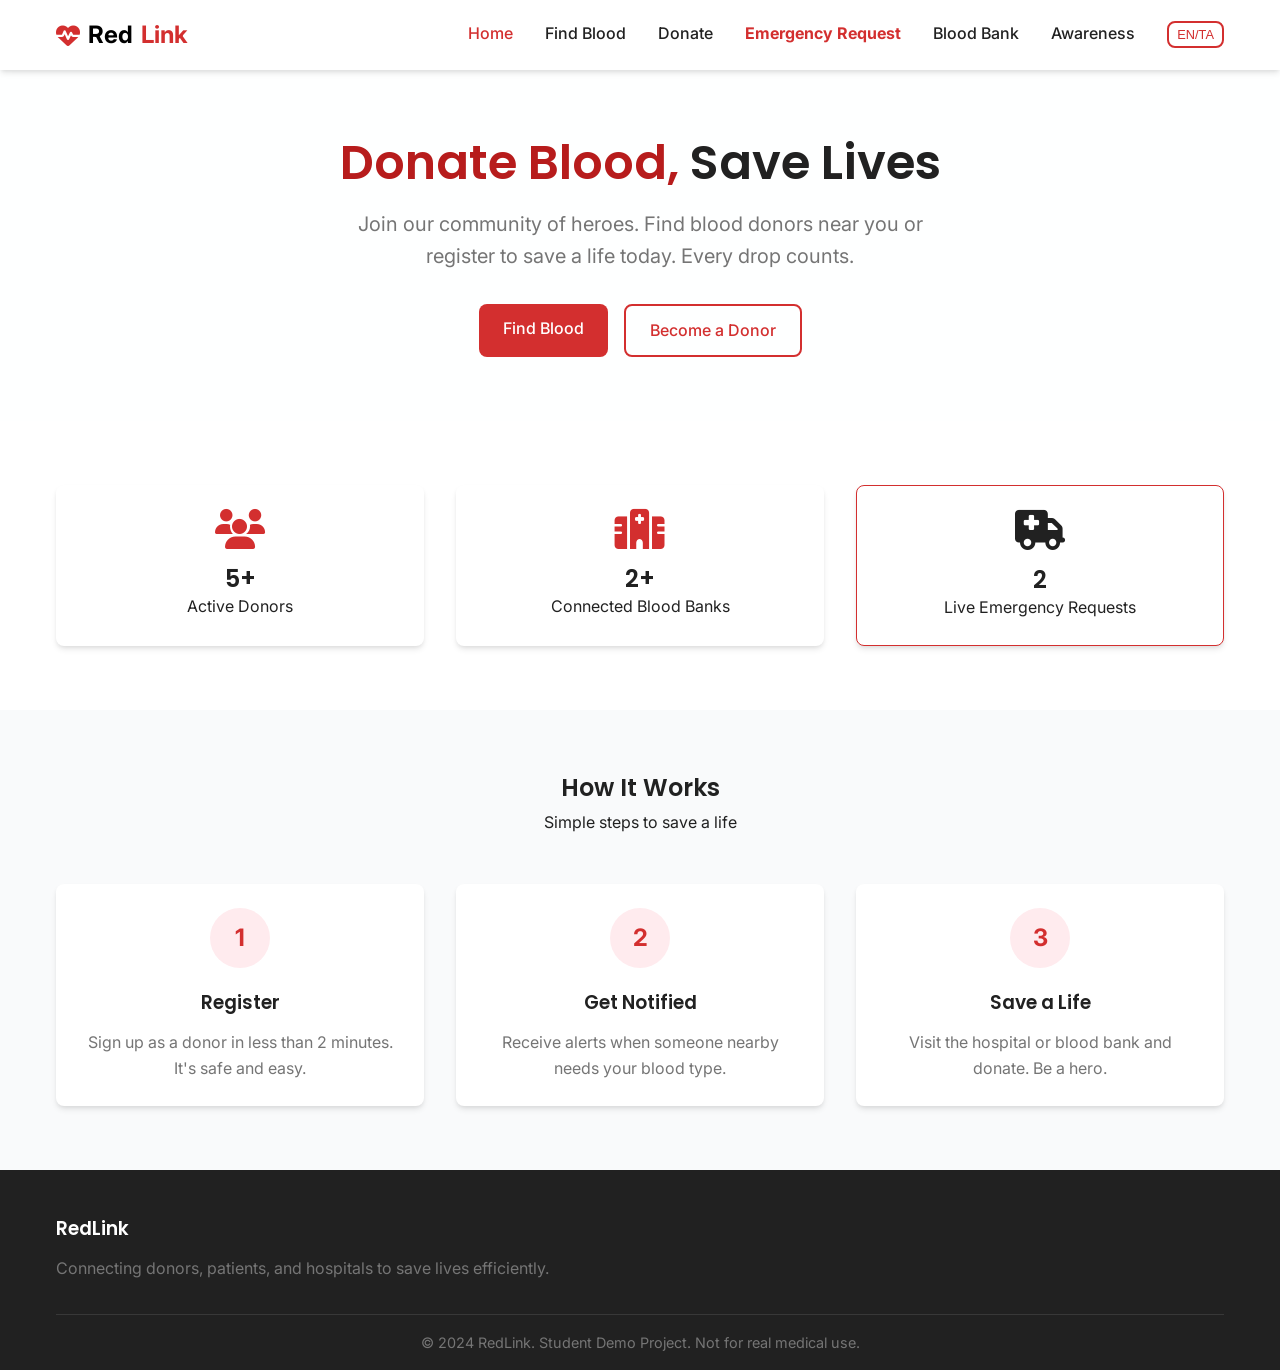
<file: blood live/index.html>
<!DOCTYPE html>
<html lang="en">
<head>
    <meta charset="UTF-8">
    <meta name="viewport" content="width=device-width, initial-scale=1.0">
    <title>Blood Link - Save Lives</title>
    <!-- Fonts -->
    <link href="https://fonts.googleapis.com/css2?family=Inter:wght@400;500;600&family=Poppins:wght@600;700&display=swap" rel="stylesheet">
    <!-- Icons -->
    <link rel="stylesheet" href="https://cdnjs.cloudflare.com/ajax/libs/font-awesome/6.4.0/css/all.min.css">
    <!-- Styles -->
    <link rel="stylesheet" href="css/style.css">
</head>
<body>

    <!-- Navigation -->
    <nav class="navbar">
        <div class="container">
            <a href="index.html" class="logo">
                <i class="fas fa-heartbeat text-primary"></i>
                <span style="color: black;">Red</span><span class="text-primary">Link</span>
            </a>
            <div class="mobile-menu-btn">
                <i class="fas fa-bars"></i>
            </div>
            <ul class="nav-links">
                <li><a href="index.html" class="active">Home</a></li>
                <li><a href="pages/find-blood.html">Find Blood</a></li>
                <li><a href="pages/donor.html">Donate</a></li>
                <li><a href="pages/emergency.html" style="color: var(--danger); font-weight: bold;">Emergency Request</a></li>
                <li><a href="pages/inventory.html">Blood Bank</a></li>
                <li><a href="pages/awareness.html">Awareness</a></li>
                <li><button class="btn btn-outline" style="padding: 0.25rem 0.5rem; font-size: 0.8rem;">EN/TA</button></li>
            </ul>
        </div>
    </nav>

    <!-- Hero Section -->
    <header class="hero section-padding" style="background: linear-gradient(rgba(255,255,255,0.9), rgba(255,255,255,0.9)), url('https://images.unsplash.com/photo-1615461066841-6116e61058f4?auto=format&fit=crop&q=80'); background-size: cover; background-position: center;">
        <div class="container text-center animate">
            <h1 style="font-size: 3rem; margin-bottom: 1rem; color: var(--primary-dark);">Donate Blood, <span style="color: var(--text-dark);">Save Lives</span></h1>
            <p style="font-size: 1.25rem; color: var(--text-light); margin-bottom: 2rem; max-width: 600px; margin-left: auto; margin-right: auto;">
                Join our community of heroes. Find blood donors near you or register to save a life today. 
                Every drop counts.
            </p>
            <div style="display: flex; gap: 1rem; justify-content: center; flex-wrap: wrap;">
                <a href="pages/find-blood.html" class="btn btn-primary">Find Blood</a>
                <a href="pages/donor.html" class="btn btn-outline">Become a Donor</a>
            </div>
        </div>
    </header>

    <!-- Stats Section -->
    <section class="section-padding" style="background-color: white;">
        <div class="container">
            <div class="grid-3 text-center">
                <div class="card id-stats-card">
                    <i class="fas fa-users text-primary" style="font-size: 2.5rem; margin-bottom: 1rem;"></i>
                    <h2 id="total-donors">25+</h2>
                    <p>Active Donors</p>
                </div>
                <div class="card">
                    <i class="fas fa-hospital text-primary" style="font-size: 2.5rem; margin-bottom: 1rem;"></i>
                    <h2 id="total-banks">10+</h2>
                    <p>Connected Blood Banks</p>
                </div>
                <div class="card" style="border: 1px solid var(--danger);">
                    <i class="fas fa-ambulance text-danger" style="font-size: 2.5rem; margin-bottom: 1rem;"></i>
                    <h2 id="active-requests" class="text-danger">5</h2>
                    <p>Live Emergency Requests</p>
                </div>
            </div>
        </div>
    </section>

    <!-- Features/Info -->
    <section class="section-padding">
        <div class="container">
            <div class="text-center mb-1">
                <h2 style="margin-bottom: 0.5rem;">How It Works</h2>
                <p>Simple steps to save a life</p>
            </div>
            <div class="grid-3" style="margin-top: 3rem;">
                <div class="card text-center">
                    <div style="width: 60px; height: 60px; background: var(--secondary); border-radius: 50%; display: flex; align-items: center; justify-content: center; margin: 0 auto 1.5rem;">
                        <span style="font-size: 1.5rem; font-weight: bold; color: var(--primary);">1</span>
                    </div>
                    <h3>Register</h3>
                    <p style="margin-top: 1rem; color: var(--text-light);">Sign up as a donor in less than 2 minutes. It's safe and easy.</p>
                </div>
                <div class="card text-center">
                    <div style="width: 60px; height: 60px; background: var(--secondary); border-radius: 50%; display: flex; align-items: center; justify-content: center; margin: 0 auto 1.5rem;">
                        <span style="font-size: 1.5rem; font-weight: bold; color: var(--primary);">2</span>
                    </div>
                    <h3>Get Notified</h3>
                    <p style="margin-top: 1rem; color: var(--text-light);">Receive alerts when someone nearby needs your blood type.</p>
                </div>
                <div class="card text-center">
                    <div style="width: 60px; height: 60px; background: var(--secondary); border-radius: 50%; display: flex; align-items: center; justify-content: center; margin: 0 auto 1.5rem;">
                        <span style="font-size: 1.5rem; font-weight: bold; color: var(--primary);">3</span>
                    </div>
                    <h3>Save a Life</h3>
                    <p style="margin-top: 1rem; color: var(--text-light);">Visit the hospital or blood bank and donate. Be a hero.</p>
                </div>
            </div>
        </div>
    </section>

    <!-- Footer -->
    <footer>
        <div class="container">
            <div class="footer-content">
                <div>
                    <h3>RedLink</h3>
                    <p class="mt-1" style="color: var(--text-light);">Connecting donors, patients, and hospitals to save lives efficiently.</p>
                </div>
            </div>
            <div class="footer-bottom">
                <p>&copy; 2024 RedLink. Student Demo Project. Not for real medical use.</p>
            </div>
        </div>
    </footer>

    <!-- Scripts -->
    <script src="js/data.js"></script>
    <script src="js/main.js"></script>
    <script>
        // Update stats from mock data
        document.addEventListener('DOMContentLoaded', () => {
            const donors = DataManager.getDonors();
            const requests = DataManager.getRequests();
            const banks = DataManager.getBanks();

            document.getElementById('total-donors').textContent = donors.length + '+';
            document.getElementById('active-requests').textContent = requests.length;
            document.getElementById('total-banks').textContent = banks.length + '+';
        });
    </script>
</body>
</html>
</file>
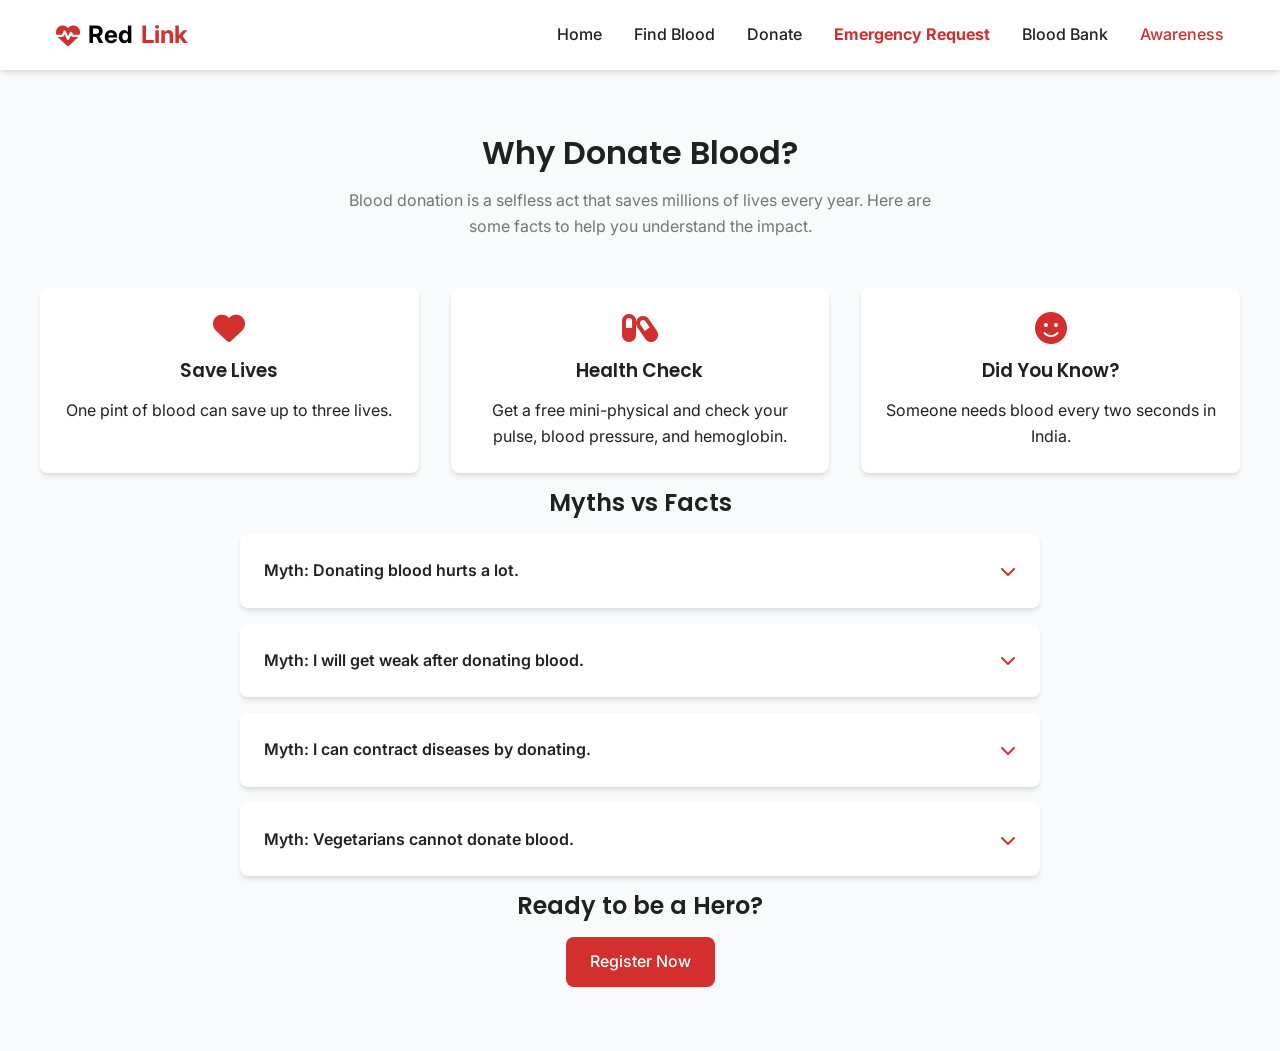
<file: blood live/pages/awareness.html>
<!DOCTYPE html>
<html lang="en">

<head>
    <meta charset="UTF-8">
    <meta name="viewport" content="width=device-width, initial-scale=1.0">
    <title>Awareness - RedLink</title>
    <!-- Fonts -->
    <link
        href="https://fonts.googleapis.com/css2?family=Inter:wght@400;500;600&family=Poppins:wght@600;700&display=swap"
        rel="stylesheet">
    <!-- Icons -->
    <link rel="stylesheet" href="https://cdnjs.cloudflare.com/ajax/libs/font-awesome/6.4.0/css/all.min.css">
    <!-- Styles -->
    <link rel="stylesheet" href="../css/style.css">
    <style>
        .faq-item {
            background: white;
            border-radius: var(--radius);
            box-shadow: var(--shadow);
            margin-bottom: 1rem;
            overflow: hidden;
        }

        .faq-question {
            padding: 1.5rem;
            cursor: pointer;
            display: flex;
            justify-content: space-between;
            align-items: center;
            font-weight: 600;
        }

        .faq-answer {
            padding: 0 1.5rem 1.5rem;
            display: none;
            color: var(--text-light);
            line-height: 1.7;
        }

        .faq-item.active .faq-answer {
            display: block;
        }

        .faq-item.active .faq-question i {
            transform: rotate(180deg);
        }
    </style>
</head>

<body>

    <!-- Navigation -->
    <nav class="navbar">
        <div class="container">
            <a href="../index.html" class="logo">
                <i class="fas fa-heartbeat text-primary"></i>
                <span style="color: black;">Red</span><span class="text-primary">Link</span>
            </a>
            <div class="mobile-menu-btn">
                <i class="fas fa-bars"></i>
            </div>
            <ul class="nav-links">
                <li><a href="../index.html">Home</a></li>
                <li><a href="find-blood.html">Find Blood</a></li>
                <li><a href="donor.html">Donate</a></li>
                <li><a href="emergency.html" style="color: var(--danger); font-weight: bold;">Emergency Request</a></li>
                <li><a href="inventory.html">Blood Bank</a></li>
                <li><a href="awareness.html" class="active">Awareness</a></li>
            </ul>
        </div>
    </nav>

    <div class="container section-padding">
        <h1 class="text-center mb-1">Why Donate Blood?</h1>
        <p class="text-center" style="max-width: 600px; margin: 0 auto 3rem; color: var(--text-light);">
            Blood donation is a selfless act that saves millions of lives every year.
            Here are some facts to help you understand the impact.
        </p>

        <div class="grid-3 mb-1">
            <div class="card text-center">
                <i class="fas fa-heart text-primary" style="font-size: 2rem; margin-bottom: 1rem;"></i>
                <h3>Save Lives</h3>
                <p class="mt-1">One pint of blood can save up to three lives.</p>
            </div>
            <div class="card text-center">
                <i class="fas fa-capsules text-primary" style="font-size: 2rem; margin-bottom: 1rem;"></i>
                <h3>Health Check</h3>
                <p class="mt-1">Get a free mini-physical and check your pulse, blood pressure, and hemoglobin.</p>
            </div>
            <div class="card text-center">
                <i class="fas fa-smile text-primary" style="font-size: 2rem; margin-bottom: 1rem;"></i>
                <h3>Did You Know?</h3>
                <p class="mt-1">Someone needs blood every two seconds in India.</p>
            </div>
        </div>

        <h2 class="text-center mb-1 mt-1">Myths vs Facts</h2>
        <div style="max-width: 800px; margin: 0 auto;">
            <div class="faq-item">
                <div class="faq-question">
                    <span>Myth: Donating blood hurts a lot.</span>
                    <i class="fas fa-chevron-down text-primary"></i>
                </div>
                <div class="faq-answer">
                    <strong>Fact:</strong> You may feel a slight prick of the needle, but the process is largely
                    painless. The satisfaction of saving a life outweighs the momentary discomfort.
                </div>
            </div>
            <div class="faq-item">
                <div class="faq-question">
                    <span>Myth: I will get weak after donating blood.</span>
                    <i class="fas fa-chevron-down text-primary"></i>
                </div>
                <div class="faq-answer">
                    <strong>Fact:</strong> A healthy adult recovers quickly. The fluid volume is replaced within 24
                    hours, and red blood cells are regenerated within a few weeks. You can resume normal activities
                    almost immediately.
                </div>
            </div>
            <div class="faq-item">
                <div class="faq-question">
                    <span>Myth: I can contract diseases by donating.</span>
                    <i class="fas fa-chevron-down text-primary"></i>
                </div>
                <div class="faq-answer">
                    <strong>Fact:</strong> No. Sterile, disposable needles are used for every donor. There is zero risk
                    of contracting HIV or other infections from the donation process itself.
                </div>
            </div>
            <div class="faq-item">
                <div class="faq-question">
                    <span>Myth: Vegetarians cannot donate blood.</span>
                    <i class="fas fa-chevron-down text-primary"></i>
                </div>
                <div class="faq-answer">
                    <strong>Fact:</strong> Vegetarians can donate blood as long as their iron levels are sufficient. A
                    balanced diet ensures you are eligible.
                </div>
            </div>
        </div>

        <div class="text-center mt-1">
            <h2>Ready to be a Hero?</h2>
            <a href="donor.html" class="btn btn-primary mt-1">Register Now</a>
        </div>
    </div>

    <!-- Scripts -->
    <script src="../js/main.js"></script>
    <script>
        document.querySelectorAll('.faq-question').forEach(item => {
            item.addEventListener('click', () => {
                const parent = item.parentElement;
                parent.classList.toggle('active');
            });
        });
    </script>
</body>

</html>
</file>
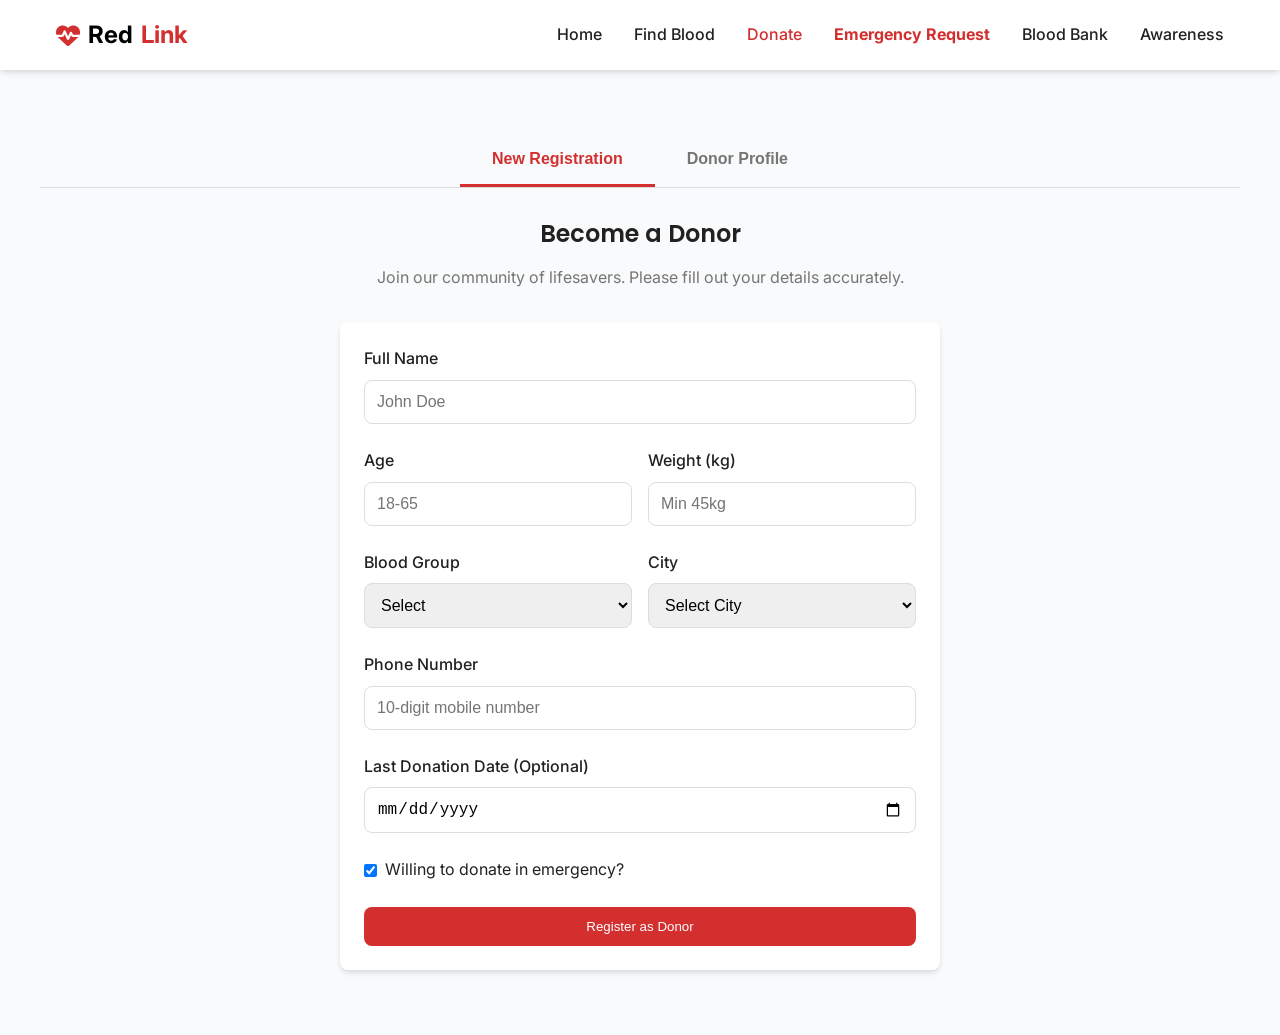
<file: blood live/pages/donor.html>
<!DOCTYPE html>
<html lang="en">

<head>
    <meta charset="UTF-8">
    <meta name="viewport" content="width=device-width, initial-scale=1.0">
    <title>Donate Blood - RedLink</title>
    <!-- Fonts -->
    <link
        href="https://fonts.googleapis.com/css2?family=Inter:wght@400;500;600&family=Poppins:wght@600;700&display=swap"
        rel="stylesheet">
    <!-- Icons -->
    <link rel="stylesheet" href="https://cdnjs.cloudflare.com/ajax/libs/font-awesome/6.4.0/css/all.min.css">
    <!-- Styles -->
    <link rel="stylesheet" href="../css/style.css">
    <style>
        .donor-tabs {
            display: flex;
            justify-content: center;
            margin-bottom: 2rem;
            border-bottom: 1px solid #ddd;
        }

        .tab-btn {
            background: none;
            border: none;
            padding: 1rem 2rem;
            font-size: 1rem;
            font-weight: 600;
            color: var(--text-light);
            cursor: pointer;
            border-bottom: 3px solid transparent;
        }

        .tab-btn.active {
            color: var(--primary);
            border-bottom-color: var(--primary);
        }

        .section-content {
            display: none;
        }

        .section-content.active {
            display: block;
        }

        .eligibility-card {
            background: #E3F2FD;
            border-left: 5px solid #2196F3;
            padding: 1rem;
            margin-bottom: 1.5rem;
            border-radius: 4px;
        }
    </style>
</head>

<body>

    <!-- Navigation -->
    <nav class="navbar">
        <div class="container">
            <a href="../index.html" class="logo">
                <i class="fas fa-heartbeat text-primary"></i>
                <span style="color: black;">Red</span><span class="text-primary">Link</span>
            </a>
            <div class="mobile-menu-btn">
                <i class="fas fa-bars"></i>
            </div>
            <ul class="nav-links">
                <li><a href="../index.html">Home</a></li>
                <li><a href="find-blood.html">Find Blood</a></li>
                <li><a href="donor.html" class="active">Donate</a></li>
                <li><a href="emergency.html" style="color: var(--danger); font-weight: bold;">Emergency Request</a></li>
                <li><a href="inventory.html">Blood Bank</a></li>
                <li><a href="awareness.html">Awareness</a></li>
            </ul>
        </div>
    </nav>

    <div class="container section-padding">

        <div class="donor-tabs">
            <button class="tab-btn active" onclick="switchTab('register')">New Registration</button>
            <button class="tab-btn" onclick="switchTab('profile')">Donor Profile</button>
        </div>

        <!-- Registration Form -->
        <div id="register" class="section-content active">
            <h2 class="text-center mb-1">Become a Donor</h2>
            <p class="text-center" style="max-width: 600px; margin: 0 auto 2rem; color: var(--text-light);">Join our
                community of lifesavers. Please fill out your details accurately.</p>

            <form id="donor-form" class="card" style="max-width: 600px; margin: 0 auto;">
                <div class="form-group">
                    <label class="form-label">Full Name</label>
                    <input type="text" class="form-control" name="name" required placeholder="John Doe">
                </div>

                <div class="grid-3" style="grid-template-columns: 1fr 1fr; gap: 1rem;">
                    <div class="form-group">
                        <label class="form-label">Age</label>
                        <input type="number" class="form-control" name="age" min="18" max="65" required
                            placeholder="18-65">
                    </div>
                    <div class="form-group">
                        <label class="form-label">Weight (kg)</label>
                        <input type="number" class="form-control" name="weight" min="45" required
                            placeholder="Min 45kg">
                    </div>
                </div>

                <div class="grid-3" style="grid-template-columns: 1fr 1fr; gap: 1rem;">
                    <div class="form-group">
                        <label class="form-label">Blood Group</label>
                        <select class="form-control" name="bloodGroup" required>
                            <option value="">Select</option>
                            <option value="A+">A+</option>
                            <option value="A-">A-</option>
                            <option value="B+">B+</option>
                            <option value="B-">B-</option>
                            <option value="O+">O+</option>
                            <option value="O-">O-</option>
                            <option value="AB+">AB+</option>
                            <option value="AB-">AB-</option>
                        </select>
                    </div>
                    <div class="form-group">
                        <label class="form-label">City</label>
                        <select class="form-control" name="city" required>
                            <option value="">Select City</option>
                            <option value="Chennai">Chennai</option>
                            <option value="Coimbatore">Coimbatore</option>
                            <option value="Madurai">Madurai</option>
                            <option value="Salem">Salem</option>
                            <option value="Trichy">Trichy</option>
                        </select>
                    </div>
                </div>

                <div class="form-group">
                    <label class="form-label">Phone Number</label>
                    <input type="tel" class="form-control" name="phone" pattern="[0-9]{10}" required
                        placeholder="10-digit mobile number">
                </div>

                <div class="form-group">
                    <label class="form-label">Last Donation Date (Optional)</label>
                    <input type="date" class="form-control" name="lastDonation">
                </div>

                <div class="form-group" style="display: flex; align-items: center; gap: 0.5rem;">
                    <input type="checkbox" id="emergency" name="emergency" checked>
                    <label for="emergency">Willing to donate in emergency?</label>
                </div>

                <button type="submit" class="btn btn-primary" style="width: 100%;">Register as Donor</button>
            </form>
        </div>

        <!-- Donor Profile -->
        <div id="profile" class="section-content">
            <div id="profile-container" style="max-width: 800px; margin: 0 auto; display: none;">
                <div class="card mb-1">
                    <div style="display: flex; justify-content: space-between; align-items: center;">
                        <div>
                            <h2 id="p-name">John Doe</h2>
                            <p id="p-location" style="color: var(--text-light);"><i class="fas fa-map-marker-alt"></i>
                                Chennai</p>
                        </div>
                        <div style="text-align: right;">
                            <span id="p-bg"
                                style="display: inline-block; background: var(--secondary); color: var(--primary); font-size: 2rem; font-weight: bold; padding: 0.5rem 1rem; border-radius: var(--radius);">A+</span>
                        </div>
                    </div>

                    <div class="grid-3 mt-1" style="border-top: 1px solid #eee; padding-top: 1rem;">
                        <div>
                            <strong>Age:</strong> <span id="p-age">25</span>
                        </div>
                        <div>
                            <strong>Weight:</strong> <span id="p-weight">70</span>kg
                        </div>
                        <div>
                            <strong>Phone:</strong> <span id="p-phone">******3210</span>
                        </div>
                    </div>
                </div>

                <div id="eligibility-box" class="eligibility-card">
                    <h3><i class="fas fa-check-circle"></i> You are Eligible to Donate!</h3>
                    <p>It has been more than 90 days since your last donation.</p>
                </div>

                <h3 class="mt-1 mb-1">Donation History (Mock)</h3>
                <div class="card">
                    <table style="width: 100%; text-align: left; border-collapse: collapse;">
                        <thead>
                            <tr style="border-bottom: 2px solid #eee;">
                                <th style="padding: 0.5rem;">Date</th>
                                <th style="padding: 0.5rem;">Hospital</th>
                                <th style="padding: 0.5rem;">Status</th>
                            </tr>
                        </thead>
                        <tbody id="history-list">
                            <!-- Populated by JS -->
                        </tbody>
                    </table>
                </div>
            </div>

            <!-- Login Mock -->
            <div id="login-container" class="card text-center" style="max-width: 400px; margin: 0 auto;">
                <h3>View Your Profile</h3>
                <p class="mb-1">Enter your phone number to login</p>
                <input type="tel" id="login-phone" class="form-control mb-1" placeholder="Mobile Number">
                <button onclick="loginMock()" class="btn btn-primary" style="width: 100%;">Login</button>
            </div>
        </div>

    </div>

    <!-- Scripts -->
    <script src="../js/data.js"></script>
    <script src="../js/main.js"></script>
    <script>
        function switchTab(tabId) {
            document.querySelectorAll('.tab-btn').forEach(b => b.classList.remove('active'));
            document.querySelectorAll('.section-content').forEach(c => c.classList.remove('active'));

            document.querySelector(`button[onclick="switchTab('${tabId}')"]`).classList.add('active');
            document.getElementById(tabId).classList.add('active');
        }

        // Handle Registration
        document.getElementById('donor-form').addEventListener('submit', (e) => {
            e.preventDefault();
            const formData = new FormData(e.target);
            const donor = Object.fromEntries(formData.entries());

            // Calculate Eligibility (Mock logic)
            donor.available = true;
            if (donor.lastDonation) {
                const dayDiff = (new Date() - new Date(donor.lastDonation)) / (1000 * 60 * 60 * 24);
                if (dayDiff < 90) donor.available = false;
            }

            DataManager.addDonor(donor);
            showToast('Registration Successful! Welcome to RedLink.');
            e.target.reset();

            // Auto switch to profile logic simulation
            localStorage.setItem('currentUserPhone', donor.phone);
            switchTab('profile');
            checkLogin();
        });

        // Mock Login
        function loginMock() {
            const phone = document.getElementById('login-phone').value;
            const donors = DataManager.getDonors();
            const user = donors.find(d => d.phone === phone);

            if (user) {
                localStorage.setItem('currentUserPhone', phone);
                checkLogin();
            } else {
                showToast('User not found! Please register first.', 'error');
            }
        }

        function checkLogin() {
            const phone = localStorage.getItem('currentUserPhone');
            if (phone) {
                const donors = DataManager.getDonors();
                const user = donors.find(d => d.phone === phone);
                if (user) renderProfile(user);
            }
        }

        function renderProfile(user) {
            document.getElementById('login-container').style.display = 'none';
            document.getElementById('profile-container').style.display = 'block';

            document.getElementById('p-name').textContent = user.name;
            document.getElementById('p-location').innerHTML = `<i class="fas fa-map-marker-alt"></i> ${user.city}`;
            document.getElementById('p-bg').textContent = user.bloodGroup;
            document.getElementById('p-age').textContent = user.age;
            document.getElementById('p-weight').textContent = user.weight;
            document.getElementById('p-phone').textContent = user.phone;

            // Eligibility
            const elBox = document.getElementById('eligibility-box');
            if (user.available) {
                elBox.className = 'eligibility-card';
                elBox.style.background = '#E3F2FD';
                elBox.style.borderLeftColor = '#2196F3';
                elBox.innerHTML = `<h3><i class="fas fa-check-circle"></i> Eligible to Donate</h3><p>You are ready to save a life today!</p>`;
            } else {
                elBox.style.background = '#FFEBEE';
                elBox.style.borderLeftColor = '#D32F2F';
                elBox.innerHTML = `<h3><i class="fas fa-user-clock"></i> Waiting Period</h3><p>Last donation was less than 90 days ago.</p>`;
            }

            // Mock History
            const historyList = document.getElementById('history-list');
            if (user.lastDonation) {
                historyList.innerHTML = `
                    <tr>
                        <td style="padding: 0.5rem;">${user.lastDonation}</td>
                        <td style="padding: 0.5rem;">General Hospital, ${user.city}</td>
                        <td style="padding: 0.5rem;"><span style="color: green;">Completed</span></td>
                    </tr>
                `;
            } else {
                historyList.innerHTML = '<tr><td colspan="3" class="text-center" style="padding: 1rem;">No prior donations recorded.</td></tr>';
            }
        }

        // Check login on load
        checkLogin();
    </script>
</body>

</html>
</file>
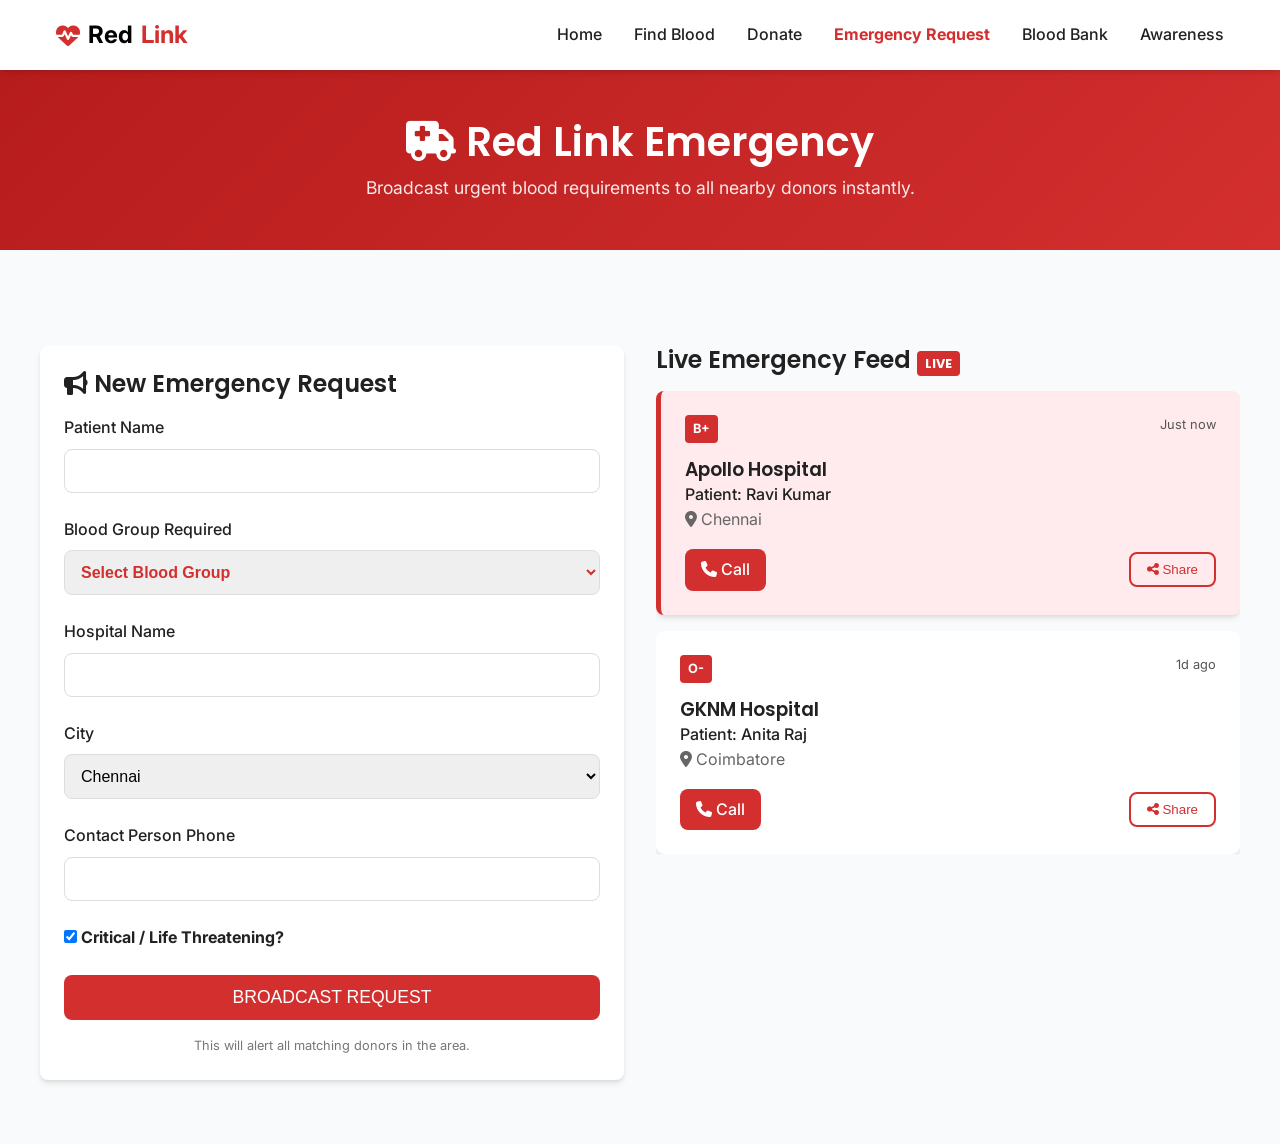
<file: blood live/pages/emergency.html>
<!DOCTYPE html>
<html lang="en">

<head>
    <meta charset="UTF-8">
    <meta name="viewport" content="width=device-width, initial-scale=1.0">
    <title>Emergency - RedLink</title>
    <!-- Fonts -->
    <link
        href="https://fonts.googleapis.com/css2?family=Inter:wght@400;500;600&family=Poppins:wght@600;700&display=swap"
        rel="stylesheet">
    <!-- Icons -->
    <link rel="stylesheet" href="https://cdnjs.cloudflare.com/ajax/libs/font-awesome/6.4.0/css/all.min.css">
    <!-- Styles -->
    <link rel="stylesheet" href="../css/style.css">
    <style>
        .pulse-red {
            animation: pulse-border 2s infinite;
        }

        @keyframes pulse-border {
            0% {
                box-shadow: 0 0 0 0 rgba(211, 47, 47, 0.7);
            }

            70% {
                box-shadow: 0 0 0 10px rgba(211, 47, 47, 0);
            }

            100% {
                box-shadow: 0 0 0 0 rgba(211, 47, 47, 0);
            }
        }

        .emergency-header {
            background: linear-gradient(135deg, #b71c1c 0%, #d32f2f 100%);
            color: white;
            padding: 3rem 0;
            text-align: center;
            margin-bottom: 2rem;
            width: 100%;
        }

        .urgent-card {
            border-left: 5px solid var(--danger);
            background: #FFEBEE;
        }
    </style>
</head>

<body>

    <!-- Navigation -->
    <nav class="navbar">
        <div class="container">
            <a href="../index.html" class="logo">
                <i class="fas fa-heartbeat text-primary"></i>
                <span style="color: black;">Red</span><span class="text-primary">Link</span>
            </a>
            <div class="mobile-menu-btn">
                <i class="fas fa-bars"></i>
            </div>
            <ul class="nav-links">
                <li><a href="../index.html">Home</a></li>
                <li><a href="find-blood.html">Find Blood</a></li>
                <li><a href="donor.html">Donate</a></li>
                <li><a href="emergency.html" class="active" style="color: var(--danger); font-weight: bold;">Emergency
                        Request</a></li>
                <li><a href="inventory.html">Blood Bank</a></li>
                <li><a href="awareness.html">Awareness</a></li>
            </ul>
        </div>
    </nav>

    <header class="emergency-header">
        <div class="container">
            <h1 style="font-size: 2.5rem; margin-bottom: 0.5rem;"><i class="fas fa-ambulance"></i> Red Link Emergency
            </h1>
            <p style="font-size: 1.1rem; opacity: 0.9;">Broadcast urgent blood requirements to all nearby donors
                instantly.</p>
        </div>
    </header>

    <div class="container section-padding">

        <div class="grid-3" style="grid-template-columns: 1fr 1fr;">
            <!-- Request Form -->
            <div class="card pulse-red" style="grid-column: span 1;">
                <h2 class="text-danger mb-1"><i class="fas fa-bullhorn"></i> New Emergency Request</h2>
                <form id="emergency-form">
                    <div class="form-group">
                        <label class="form-label">Patient Name</label>
                        <input type="text" name="patientName" class="form-control" required>
                    </div>
                    <div class="form-group">
                        <label class="form-label">Blood Group Required</label>
                        <select name="bloodGroup" class="form-control" required
                            style="font-weight: bold; color: var(--danger);">
                            <option value="">Select Blood Group</option>
                            <option value="A+">A+</option>
                            <option value="A-">A-</option>
                            <option value="B+">B+</option>
                            <option value="B-">B-</option>
                            <option value="O+">O+</option>
                            <option value="O-">O-</option>
                            <option value="AB+">AB+</option>
                            <option value="AB-">AB-</option>
                        </select>
                    </div>
                    <div class="form-group">
                        <label class="form-label">Hospital Name</label>
                        <input type="text" name="hospital" class="form-control" required>
                    </div>
                    <div class="form-group">
                        <label class="form-label">City</label>
                        <select name="city" class="form-control" required>
                            <option value="Chennai">Chennai</option>
                            <option value="Coimbatore">Coimbatore</option>
                            <option value="Madurai">Madurai</option>
                            <option value="Salem">Salem</option>
                            <option value="Trichy">Trichy</option>
                        </select>
                    </div>
                    <div class="form-group">
                        <label class="form-label">Contact Person Phone</label>
                        <input type="tel" name="contact" class="form-control" pattern="[0-9]{10}" required>
                    </div>
                    <div class="form-group">
                        <input type="checkbox" id="urgent" name="urgent" checked>
                        <label for="urgent" class="text-danger" style="font-weight: bold;">Critical / Life
                            Threatening?</label>
                    </div>
                    <button type="submit" class="btn btn-primary" style="width: 100%; font-size: 1.1rem;">BROADCAST
                        REQUEST</button>
                    <p class="text-center mt-1" style="font-size: 0.8rem; color: #777;">This will alert all matching
                        donors in the area.</p>
                </form>
            </div>

            <!-- Live Feed -->
            <div style="grid-column: span 1;">
                <h2 class="mb-1">Live Emergency Feed <span class="emergency-badge">LIVE</span></h2>
                <div id="emergency-feed"
                    style="display: flex; flex-direction: column; gap: 1rem; max-height: 600px; overflow-y: auto;">
                    <!-- JS populated -->
                </div>
            </div>
        </div>

    </div>

    <!-- Scripts -->
    <script src="../js/data.js"></script>
    <script src="../js/main.js"></script>
    <script>
        function loadRequests() {
            const requests = DataManager.getRequests();
            const feed = document.getElementById('emergency-feed');
            feed.innerHTML = '';

            if (requests.length === 0) {
                feed.innerHTML = '<p class="text-center">No active emergencies at the moment.</p>';
                return;
            }

            requests.forEach(req => {
                const card = document.createElement('div');
                card.className = `card ${req.urgent ? 'urgent-card' : ''} animate`;

                const timeAgo = getTimeAgo(new Date(req.timestamp));

                card.innerHTML = `
                    <div style="display: flex; justify-content: space-between;">
                        <span class="emergency-badge">${req.bloodGroup}</span>
                        <span style="font-size: 0.8rem; color: #555;">${timeAgo}</span>
                    </div>
                    <h3 class="mt-1">${req.hospital}</h3>
                    <p style="font-weight: 500;">Patient: ${req.patientName}</p>
                    <p style="color: #666;"><i class="fas fa-map-marker-alt"></i> ${req.city}</p>
                    <div class="mt-1" style="display: flex; justify-content: space-between; align-items: center;">
                        <a href="tel:${req.contact}" class="btn btn-primary" style="padding: 0.5rem 1rem;"><i class="fas fa-phone"></i> Call</a>
                        <button class="btn btn-outline" style="padding: 0.5rem 1rem;" onclick="shareReq(${req.id})"><i class="fas fa-share-alt"></i> Share</button>
                    </div>
                `;
                feed.appendChild(card);
            });
        }

        function getTimeAgo(date) {
            const seconds = Math.floor((new Date() - date) / 1000);
            if (seconds < 60) return "Just now";
            const minutes = Math.floor(seconds / 60);
            if (minutes < 60) return `${minutes}m ago`;
            const hours = Math.floor(minutes / 60);
            if (hours < 24) return `${hours}h ago`;
            return `${Math.floor(hours / 24)}d ago`;
        }

        document.getElementById('emergency-form').addEventListener('submit', (e) => {
            e.preventDefault();
            const formData = new FormData(e.target);
            const req = Object.fromEntries(formData.entries());
            req.urgent = document.getElementById('urgent').checked; // Checkbox handling

            DataManager.addRequest(req);

            // Simulation of broadcasting
            const btn = e.target.querySelector('button[type="submit"]');
            const originalText = btn.innerText;
            btn.innerHTML = '<i class="fas fa-spinner fa-spin"></i> Broadcasting...';
            btn.disabled = true;

            setTimeout(() => {
                showToast('🚨 Emergency Broadcast Sent to 50+ Donors!');
                btn.innerText = originalText;
                btn.disabled = false;
                e.target.reset();
                loadRequests();
            }, 1500);
        });

        function shareReq(id) {
            showToast('Link copied to clipboard!');
        }

        // Auto refresh feed every 30 seconds
        setInterval(loadRequests, 30000);
        loadRequests();
    </script>
</body>

</html>
</file>
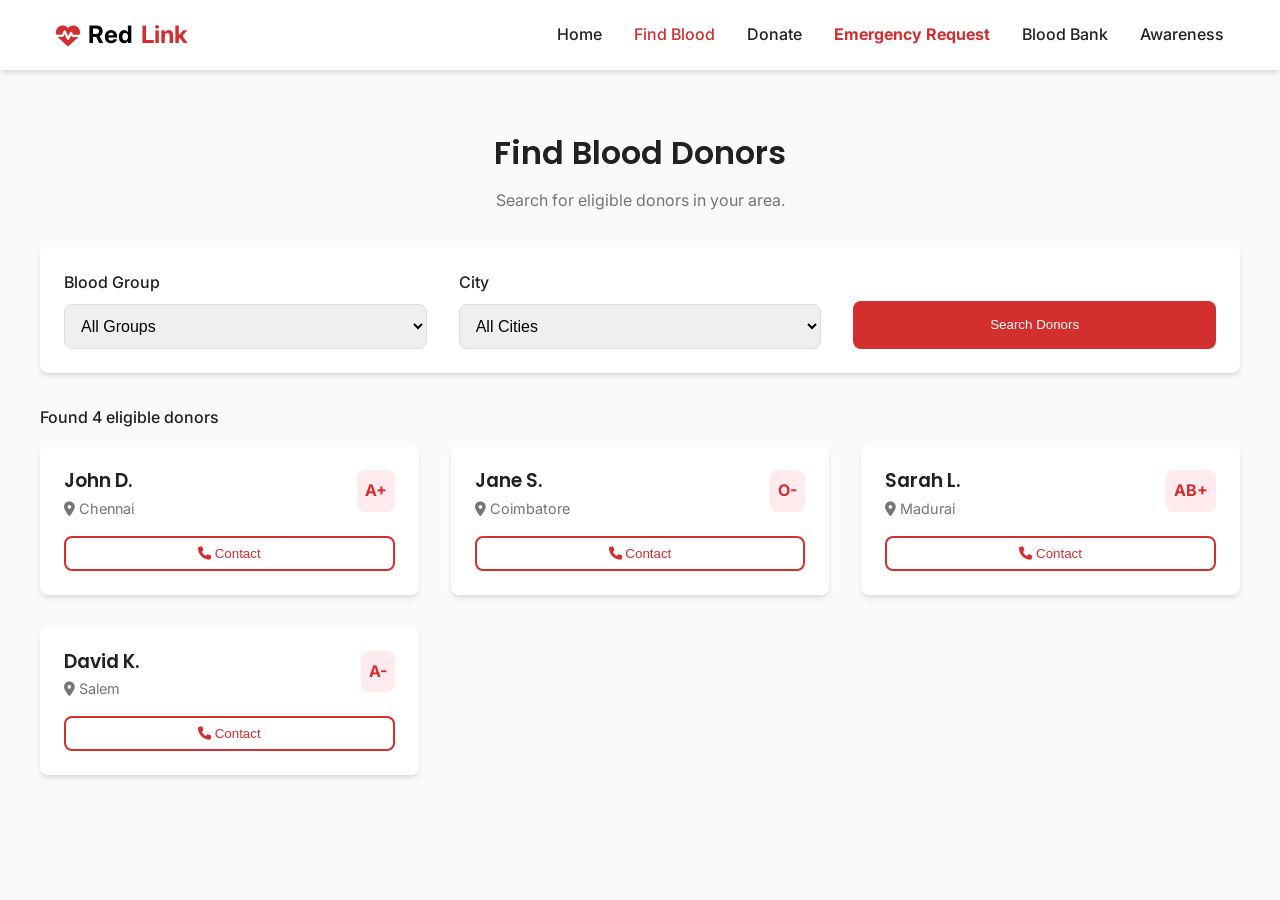
<file: blood live/pages/find-blood.html>
<!DOCTYPE html>
<html lang="en">

<head>
    <meta charset="UTF-8">
    <meta name="viewport" content="width=device-width, initial-scale=1.0">
    <title>Find Blood - RedLink</title>
    <!-- Fonts -->
    <link
        href="https://fonts.googleapis.com/css2?family=Inter:wght@400;500;600&family=Poppins:wght@600;700&display=swap"
        rel="stylesheet">
    <!-- Icons -->
    <link rel="stylesheet" href="https://cdnjs.cloudflare.com/ajax/libs/font-awesome/6.4.0/css/all.min.css">
    <!-- Styles -->
    <link rel="stylesheet" href="../css/style.css">
</head>

<body>

    <!-- Navigation -->
    <nav class="navbar">
        <div class="container">
            <a href="../index.html" class="logo">
                <i class="fas fa-heartbeat text-primary"></i>
                <span style="color: black;">Red</span><span class="text-primary">Link</span>
            </a>
            <div class="mobile-menu-btn">
                <i class="fas fa-bars"></i>
            </div>
            <ul class="nav-links">
                <li><a href="../index.html">Home</a></li>
                <li><a href="find-blood.html" class="active">Find Blood</a></li>
                <li><a href="donor.html">Donate</a></li>
                <li><a href="emergency.html" style="color: var(--danger); font-weight: bold;">Emergency Request</a></li>
                <li><a href="inventory.html">Blood Bank</a></li>
                <li><a href="awareness.html">Awareness</a></li>
            </ul>
        </div>
    </nav>

    <div class="container section-padding">
        <h1 class="text-center mb-1">Find Blood Donors</h1>
        <p class="text-center" style="margin-bottom: 2rem; color: var(--text-light);">Search for eligible donors in your
            area.</p>

        <!-- Search Filters -->
        <div class="card" style="margin-bottom: 2rem;">
            <form id="search-form" class="grid-3" style="align-items: end;">
                <div class="form-group" style="margin-bottom: 0;">
                    <label class="form-label">Blood Group</label>
                    <select class="form-control" id="bg-filter">
                        <option value="all">All Groups</option>
                        <option value="A+">A+</option>
                        <option value="A-">A-</option>
                        <option value="B+">B+</option>
                        <option value="B-">B-</option>
                        <option value="O+">O+</option>
                        <option value="O-">O-</option>
                        <option value="AB+">AB+</option>
                        <option value="AB-">AB-</option>
                    </select>
                </div>
                <div class="form-group" style="margin-bottom: 0;">
                    <label class="form-label">City</label>
                    <select class="form-control" id="city-filter">
                        <option value="all">All Cities</option>
                        <option value="Chennai">Chennai</option>
                        <option value="Coimbatore">Coimbatore</option>
                        <option value="Madurai">Madurai</option>
                        <option value="Salem">Salem</option>
                        <option value="Trichy">Trichy</option>
                    </select>
                </div>
                <button type="submit" class="btn btn-primary" style="height: 48px;">Search Donors</button>
            </form>
        </div>

        <!-- Results -->
        <div id="results-count" class="mb-1" style="font-weight: 500;"></div>
        <div id="results-grid" class="grid-3">
            <!-- Populated by JS -->
        </div>
    </div>

    <!-- Scripts -->
    <script src="../js/data.js"></script>
    <script src="../js/main.js"></script>
    <script>
        document.getElementById('search-form').addEventListener('submit', (e) => {
            e.preventDefault();
            searchDonors();
        });

        function searchDonors() {
            const bg = document.getElementById('bg-filter').value;
            const city = document.getElementById('city-filter').value;
            const donors = DataManager.getDonors();

            const filtered = donors.filter(d => {
                const bgMatch = bg === 'all' || d.bloodGroup === bg;
                const cityMatch = city === 'all' || d.city === city;
                return bgMatch && cityMatch && d.available; // Only show available
            });

            const grid = document.getElementById('results-grid');
            const countDiv = document.getElementById('results-count');
            grid.innerHTML = '';
            countDiv.textContent = `Found ${filtered.length} eligible donors`;

            if (filtered.length === 0) {
                grid.innerHTML = `
                    <div class="card text-center" style="grid-column: 1/-1; padding: 3rem;">
                        <i class="far fa-frown text-primary" style="font-size: 3rem; margin-bottom: 1rem; opacity: 0.5;"></i>
                        <h3>No Donors Found</h3>
                        <p>Try expanding your search or submit an emergency request.</p>
                        <a href="emergency.html" class="btn btn-primary mt-1">Request Emergency Blood</a>
                    </div>
                `;
                return;
            }

            filtered.forEach(d => {
                const card = document.createElement('div');
                card.className = 'card animate';
                card.innerHTML = `
                    <div style="display: flex; justify-content: space-between; align-items: start; margin-bottom: 1rem;">
                        <div>
                            <h3 style="margin-bottom: 0.25rem;">${maskName(d.name)}</h3>
                            <p style="color: var(--text-light); font-size: 0.9rem;"><i class="fas fa-map-marker-alt"></i> ${d.city}</p>
                        </div>
                        <div style="background: var(--secondary); color: var(--primary); padding: 0.5rem; border-radius: var(--radius); font-weight: bold;">
                            ${d.bloodGroup}
                        </div>
                    </div>
                    <div style="display: flex; gap: 0.5rem;">
                        <button onclick="contactDonor('${d.id}')" class="btn btn-outline" style="width: 100%; padding: 0.5rem;"><i class="fas fa-phone"></i> Contact</button>
                    </div>
                `;
                grid.appendChild(card);
            });
        }

        function maskName(name) {
            const parts = name.split(' ');
            return parts[0] + ' ' + (parts[1] ? parts[1][0] + '.' : '');
        }

        function contactDonor(id) {
            alert("In a real app, this would reveal contact details or initiate a call via a secure server. For this demo: Donor Contacted!");
            showToast('Request sent to donor!');
        }

        // Initial load
        searchDonors();
    </script>
</body>

</html>
</file>
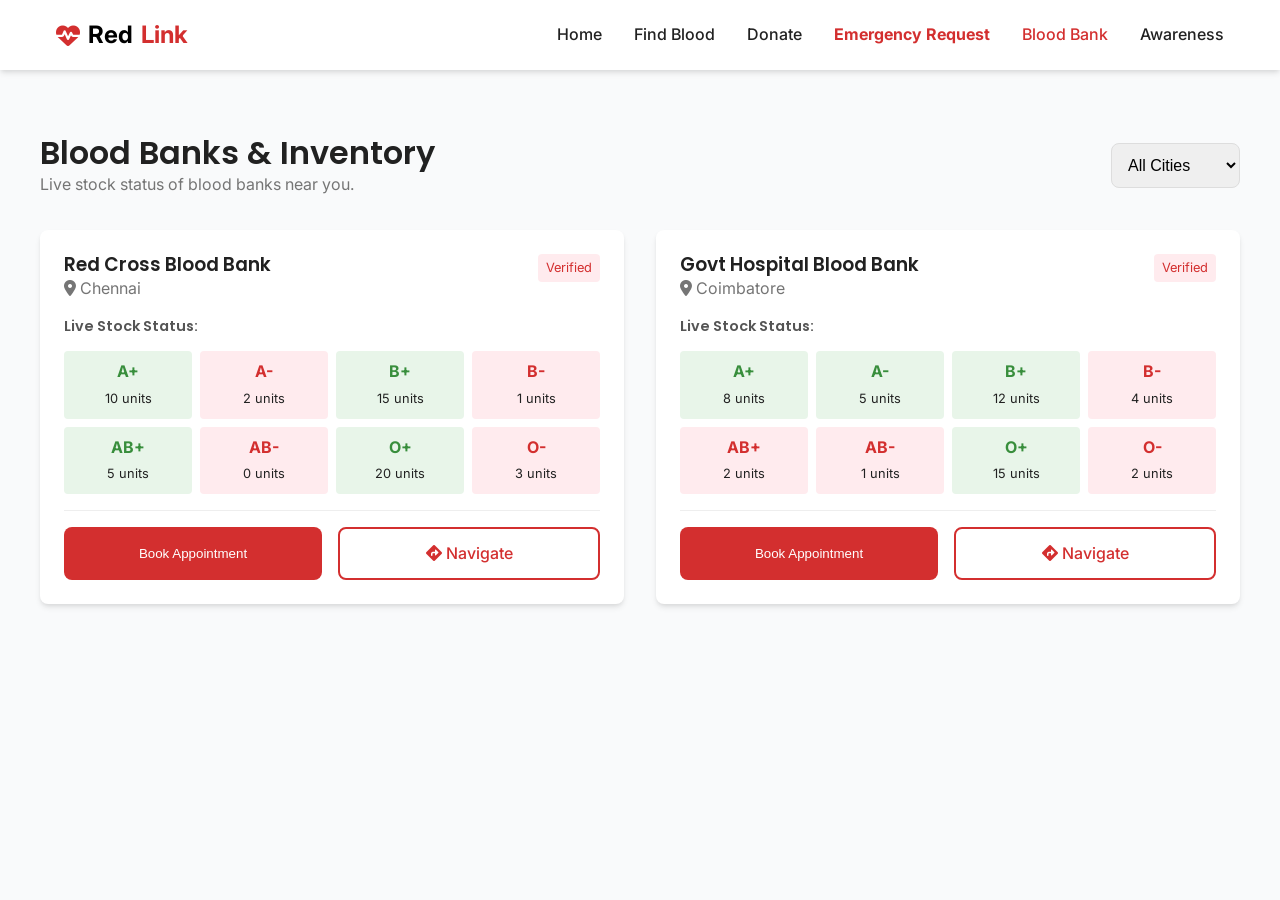
<file: blood live/pages/inventory.html>
<!DOCTYPE html>
<html lang="en">

<head>
    <meta charset="UTF-8">
    <meta name="viewport" content="width=device-width, initial-scale=1.0">
    <title>Blood Banks - RedLink</title>
    <!-- Fonts -->
    <link
        href="https://fonts.googleapis.com/css2?family=Inter:wght@400;500;600&family=Poppins:wght@600;700&display=swap"
        rel="stylesheet">
    <!-- Icons -->
    <link rel="stylesheet" href="https://cdnjs.cloudflare.com/ajax/libs/font-awesome/6.4.0/css/all.min.css">
    <!-- Styles -->
    <link rel="stylesheet" href="../css/style.css">
</head>

<body>

    <!-- Navigation -->
    <nav class="navbar">
        <div class="container">
            <a href="../index.html" class="logo">
                <i class="fas fa-heartbeat text-primary"></i>
                <span style="color: black;">Red</span><span class="text-primary">Link</span>
            </a>
            <div class="mobile-menu-btn">
                <i class="fas fa-bars"></i>
            </div>
            <ul class="nav-links">
                <li><a href="../index.html">Home</a></li>
                <li><a href="find-blood.html">Find Blood</a></li>
                <li><a href="donor.html">Donate</a></li>
                <li><a href="emergency.html" style="color: var(--danger); font-weight: bold;">Emergency Request</a></li>
                <li><a href="inventory.html" class="active">Blood Bank</a></li>
                <li><a href="awareness.html">Awareness</a></li>
            </ul>
        </div>
    </nav>

    <div class="container section-padding">
        <div style="display: flex; justify-content: space-between; align-items: center; margin-bottom: 2rem;">
            <div>
                <h1>Blood Banks & Inventory</h1>
                <p style="color: var(--text-light);">Live stock status of blood banks near you.</p>
            </div>

            <div class="form-group" style="margin-bottom: 0;">
                <select id="city-select" class="form-control" onchange="renderBanks()">
                    <option value="all">All Cities</option>
                    <option value="Chennai">Chennai</option>
                    <option value="Coimbatore">Coimbatore</option>
                </select>
            </div>
        </div>

        <div id="banks-grid" class="grid-3" style="grid-template-columns: repeat(auto-fit, minmax(400px, 1fr));">
            <!-- Populated by JS -->
        </div>
    </div>

    <!-- Scripts -->
    <script src="../js/data.js"></script>
    <script src="../js/main.js"></script>
    <script>
        function renderBanks() {
            const cityFilter = document.getElementById('city-select').value;
            const banks = DataManager.getBanks();
            const grid = document.getElementById('banks-grid');
            grid.innerHTML = '';

            const filtered = cityFilter === 'all' ? banks : banks.filter(b => b.city === cityFilter);

            filtered.forEach(bank => {
                const card = document.createElement('div');
                card.className = 'card animate';

                let stockHtml = '<div style="display: grid; grid-template-columns: repeat(4, 1fr); gap: 0.5rem; margin-top: 1rem;">';
                for (const [bg, count] of Object.entries(bank.stock)) {
                    const color = count < 5 ? 'var(--danger)' : 'var(--success)';
                    const bgClass = count < 5 ? '#FFEBEE' : '#E8F5E9';
                    stockHtml += `
                        <div style="text-align: center; padding: 0.5rem; background: ${bgClass}; border-radius: 4px;">
                            <span style="display: block; font-weight: bold; color: ${color};">${bg}</span>
                            <span style="font-size: 0.8rem;">${count} units</span>
                        </div>
                    `;
                }
                stockHtml += '</div>';

                card.innerHTML = `
                    <div style="display: flex; justify-content: space-between; align-items: start;">
                        <div>
                            <h3>${bank.name}</h3>
                            <p style="color: var(--text-light);"><i class="fas fa-map-marker-alt"></i> ${bank.city}</p>
                        </div>
                        <span style="background: var(--secondary); color: var(--primary); padding: 0.25rem 0.5rem; font-size: 0.8rem; border-radius: 4px;">Verified</span>
                    </div>
                    
                    <h4 class="mt-1" style="font-size: 0.9rem; color: #555;">Live Stock Status:</h4>
                    ${stockHtml}

                    <div class="mt-1" style="display: flex; gap: 1rem; border-top: 1px solid #eee; padding-top: 1rem;">
                        <button onclick="bookAppointment('${bank.name}')" class="btn btn-primary" style="flex: 1;">Book Appointment</button>
                        <a href="https://maps.google.com/?q=${bank.name} ${bank.city}" target="_blank" class="btn btn-outline" style="flex: 1;"><i class="fas fa-directions"></i> Navigate</a>
                    </div>
                `;
                grid.appendChild(card);
            });
        }

        function bookAppointment(bankName) {
            // Simple prompt for demo
            const date = prompt(`Book appointment at ${bankName}\nEnter date (YYYY-MM-DD):`, new Date().toISOString().split('T')[0]);
            if (date) {
                showToast(`Appointment booked for ${date} at ${bankName}`);
            }
        }

        renderBanks();
    </script>
</body>

</html>
</file>
<file: blood live/css/style.css>
:root {
    --primary: #D32F2F;        /* Deep Blood Red */
    --primary-dark: #B71C1C;   /* Darker Red for hover */
    --secondary: #FFEBEE;      /* Light Red Background */
    --white: #FFFFFF;
    --text-dark: #212121;
    --text-light: #757575;
    --success: #388E3C;
    --warning: #FBC02D;
    --danger: #D32F2F;
    --shadow: 0 4px 6px -1px rgba(0, 0, 0, 0.1), 0 2px 4px -1px rgba(0, 0, 0, 0.06);
    --radius: 8px;
    --font-heading: 'Poppins', sans-serif;
    --font-body: 'Inter', sans-serif;
}

* {
    margin: 0;
    padding: 0;
    box-sizing: border-box;
}

body {
    font-family: var(--font-body);
    color: var(--text-dark);
    background-color: #F9FAFB;
    line-height: 1.6;
}

h1, h2, h3, h4, h5, h6 {
    font-family: var(--font-heading);
    font-weight: 600;
    line-height: 1.2;
}

a {
    text-decoration: none;
    color: inherit;
}

ul {
    list-style: none;
}

/* Utilities */
.container {
    max-width: 1200px;
    margin: 0 auto;
    padding: 0 1rem;
}

.btn {
    display: inline-block;
    padding: 0.75rem 1.5rem;
    border-radius: var(--radius);
    font-weight: 500;
    transition: all 0.3s ease;
    border: none;
    cursor: pointer;
    text-align: center;
}

.btn-primary {
    background-color: var(--primary);
    color: var(--white);
}

.btn-primary:hover {
    background-color: var(--primary-dark);
    transform: translateY(-2px);
}

.btn-outline {
    background-color: transparent;
    border: 2px solid var(--primary);
    color: var(--primary);
}

.btn-outline:hover {
    background-color: var(--primary);
    color: var(--white);
}

.section-padding {
    padding: 4rem 0;
}

.card {
    background: var(--white);
    border-radius: var(--radius);
    box-shadow: var(--shadow);
    padding: 1.5rem;
    transition: transform 0.3s ease;
}

.card:hover {
    transform: translateY(-5px);
}

.text-center { text-align: center; }
.text-primary { color: var(--primary); }
.mt-1 { margin-top: 1rem; }
.mb-1 { margin-bottom: 1rem; }

/* Navbar */
.navbar {
    background-color: var(--white);
    box-shadow: var(--shadow);
    position: sticky;
    top: 0;
    z-index: 1000;
    height: 70px;
    display: flex;
    align-items: center;
}

.navbar .container {
    display: flex;
    justify-content: space-between;
    align-items: center;
    width: 100%;
}

.logo {
    font-size: 1.5rem;
    font-weight: 700;
    color: var(--primary);
    display: flex;
    align-items: center;
    gap: 0.5rem;
}

.nav-links {
    display: flex;
    gap: 2rem;
}

.nav-links a {
    font-weight: 500;
    color: var(--text-dark);
    transition: color 0.3s;
}

.nav-links a:hover, .nav-links a.active {
    color: var(--primary);
}

.mobile-menu-btn {
    display: none;
    font-size: 1.5rem;
    cursor: pointer;
}

/* Feature Grid */
.grid-3 {
    display: grid;
    grid-template-columns: repeat(auto-fit, minmax(300px, 1fr));
    gap: 2rem;
}

/* Forms */
.form-group {
    margin-bottom: 1.5rem;
}

.form-label {
    display: block;
    margin-bottom: 0.5rem;
    font-weight: 500;
}

.form-control {
    width: 100%;
    padding: 0.75rem;
    border: 1px solid #ddd;
    border-radius: var(--radius);
    font-size: 1rem;
    transition: border-color 0.3s;
}

.form-control:focus {
    outline: none;
    border-color: var(--primary);
}

/* Modal */
.modal-overlay {
    position: fixed;
    top: 0;
    left: 0;
    width: 100%;
    height: 100%;
    background: rgba(0,0,0,0.5);
    display: none;
    justify-content: center;
    align-items: center;
    z-index: 2000;
}

.modal {
    background: white;
    padding: 2rem;
    border-radius: var(--radius);
    max-width: 500px;
    width: 90%;
    position: relative;
}

.close-modal {
    position: absolute;
    top: 1rem;
    right: 1rem;
    font-size: 1.5rem;
    cursor: pointer;
}

/* Animations */
@keyframes fadeIn {
    from { opacity: 0; transform: translateY(20px); }
    to { opacity: 1; transform: translateY(0); }
}

.animate {
    animation: fadeIn 0.8s ease-out forwards;
}

/* Responsive */
@media (max-width: 768px) {
    .nav-links {
        display: none;
        flex-direction: column;
        position: absolute;
        top: 70px;
        left: 0;
        width: 100%;
        background: var(--white);
        padding: 1rem;
        box-shadow: var(--shadow);
    }

    .nav-links.active {
        display: flex;
    }

    .mobile-menu-btn {
        display: block;
    }

    .hero h1 { font-size: 2rem; }
}

/* Red Link UI Elements */
.emergency-badge {
    background-color: var(--primary);
    color: white;
    padding: 0.25rem 0.5rem;
    border-radius: 4px;
    font-size: 0.8rem;
    font-weight: bold;
    text-transform: uppercase;
    animation: pulse 2s infinite;
}

@keyframes pulse {
    0% { transform: scale(1); box-shadow: 0 0 0 0 rgba(211, 47, 47, 0.7); }
    70% { transform: scale(1.05); box-shadow: 0 0 0 10px rgba(211, 47, 47, 0); }
    100% { transform: scale(1); box-shadow: 0 0 0 0 rgba(211, 47, 47, 0); }
}

/* Footer */
footer {
    background: var(--text-dark);
    color: var(--white);
    padding: 3rem 0 1rem;
    margin-top: auto;
}

.footer-content {
    display: grid;
    gap: 2rem;
    margin-bottom: 2rem;
}

.footer-bottom {
    text-align: center;
    border-top: 1px solid rgba(255,255,255,0.1);
    padding-top: 1rem;
    font-size: 0.9rem;
    color: var(--text-light);
}
</file>
